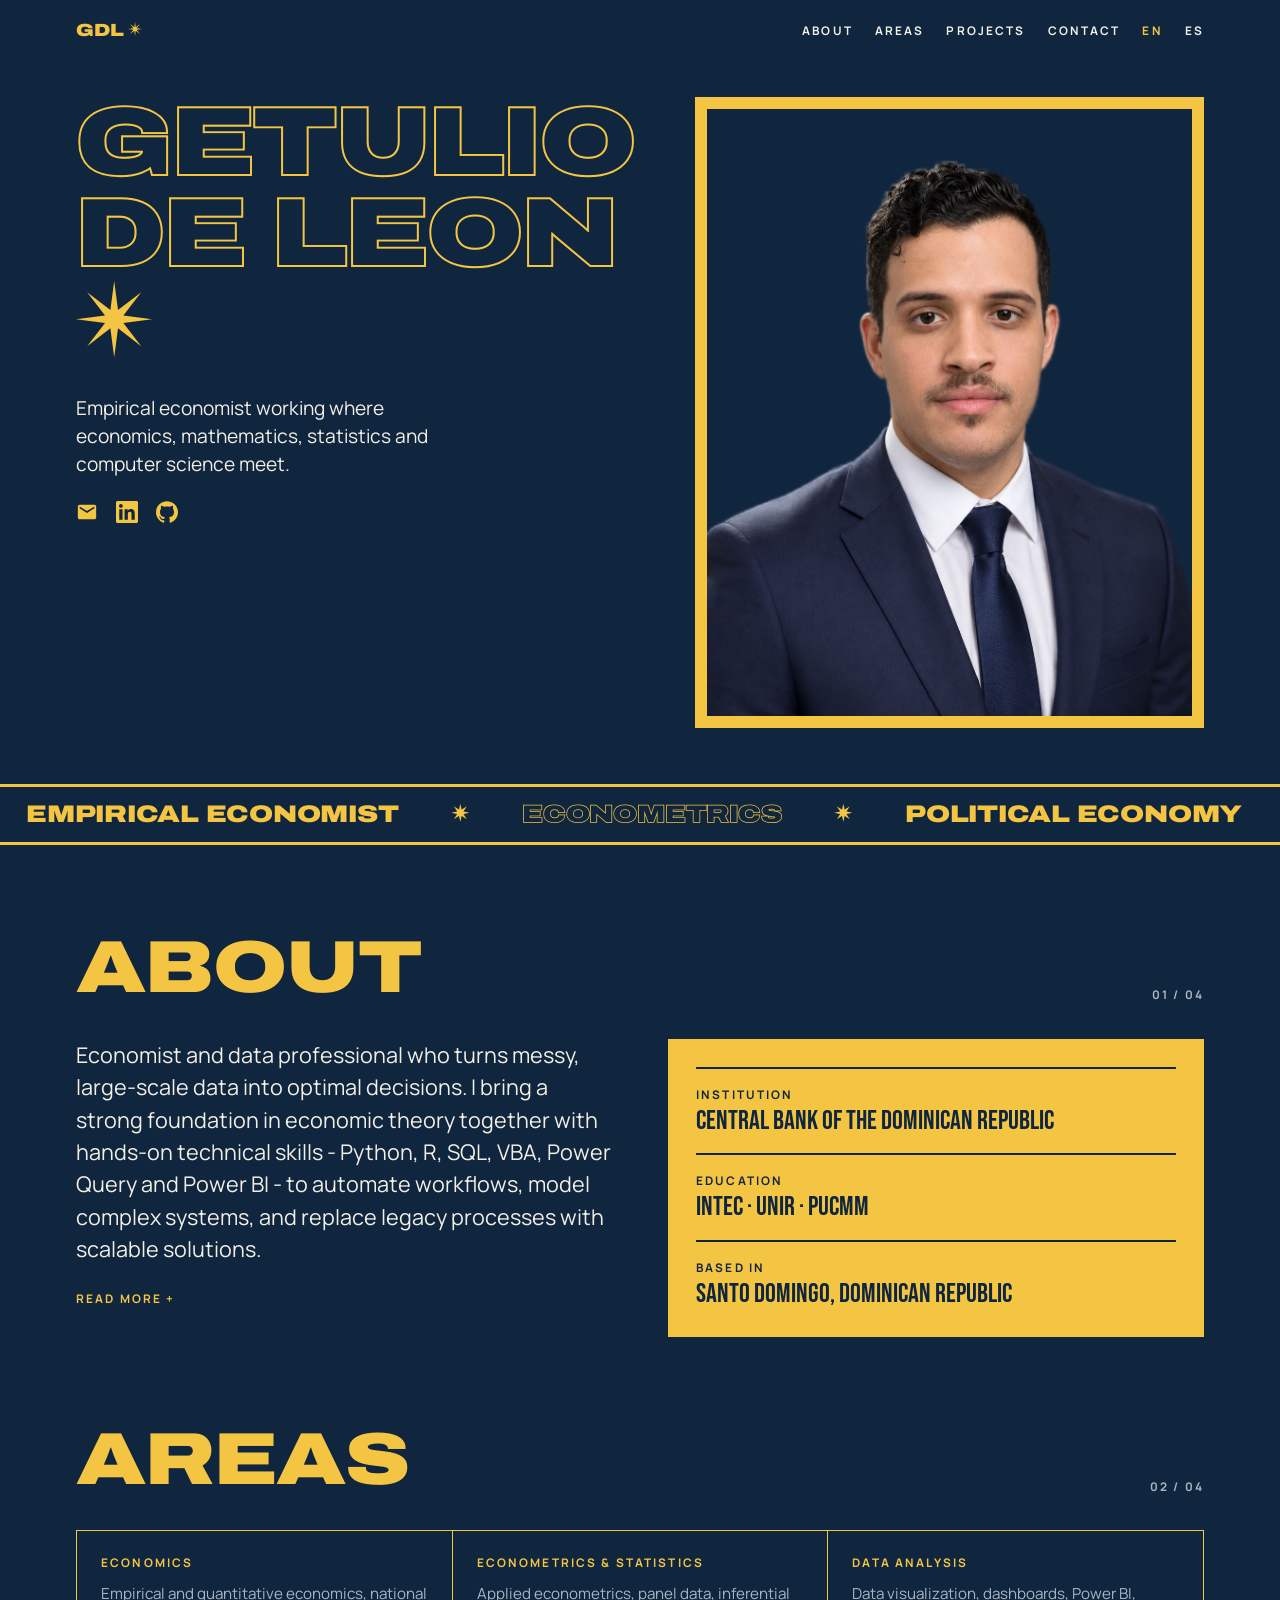
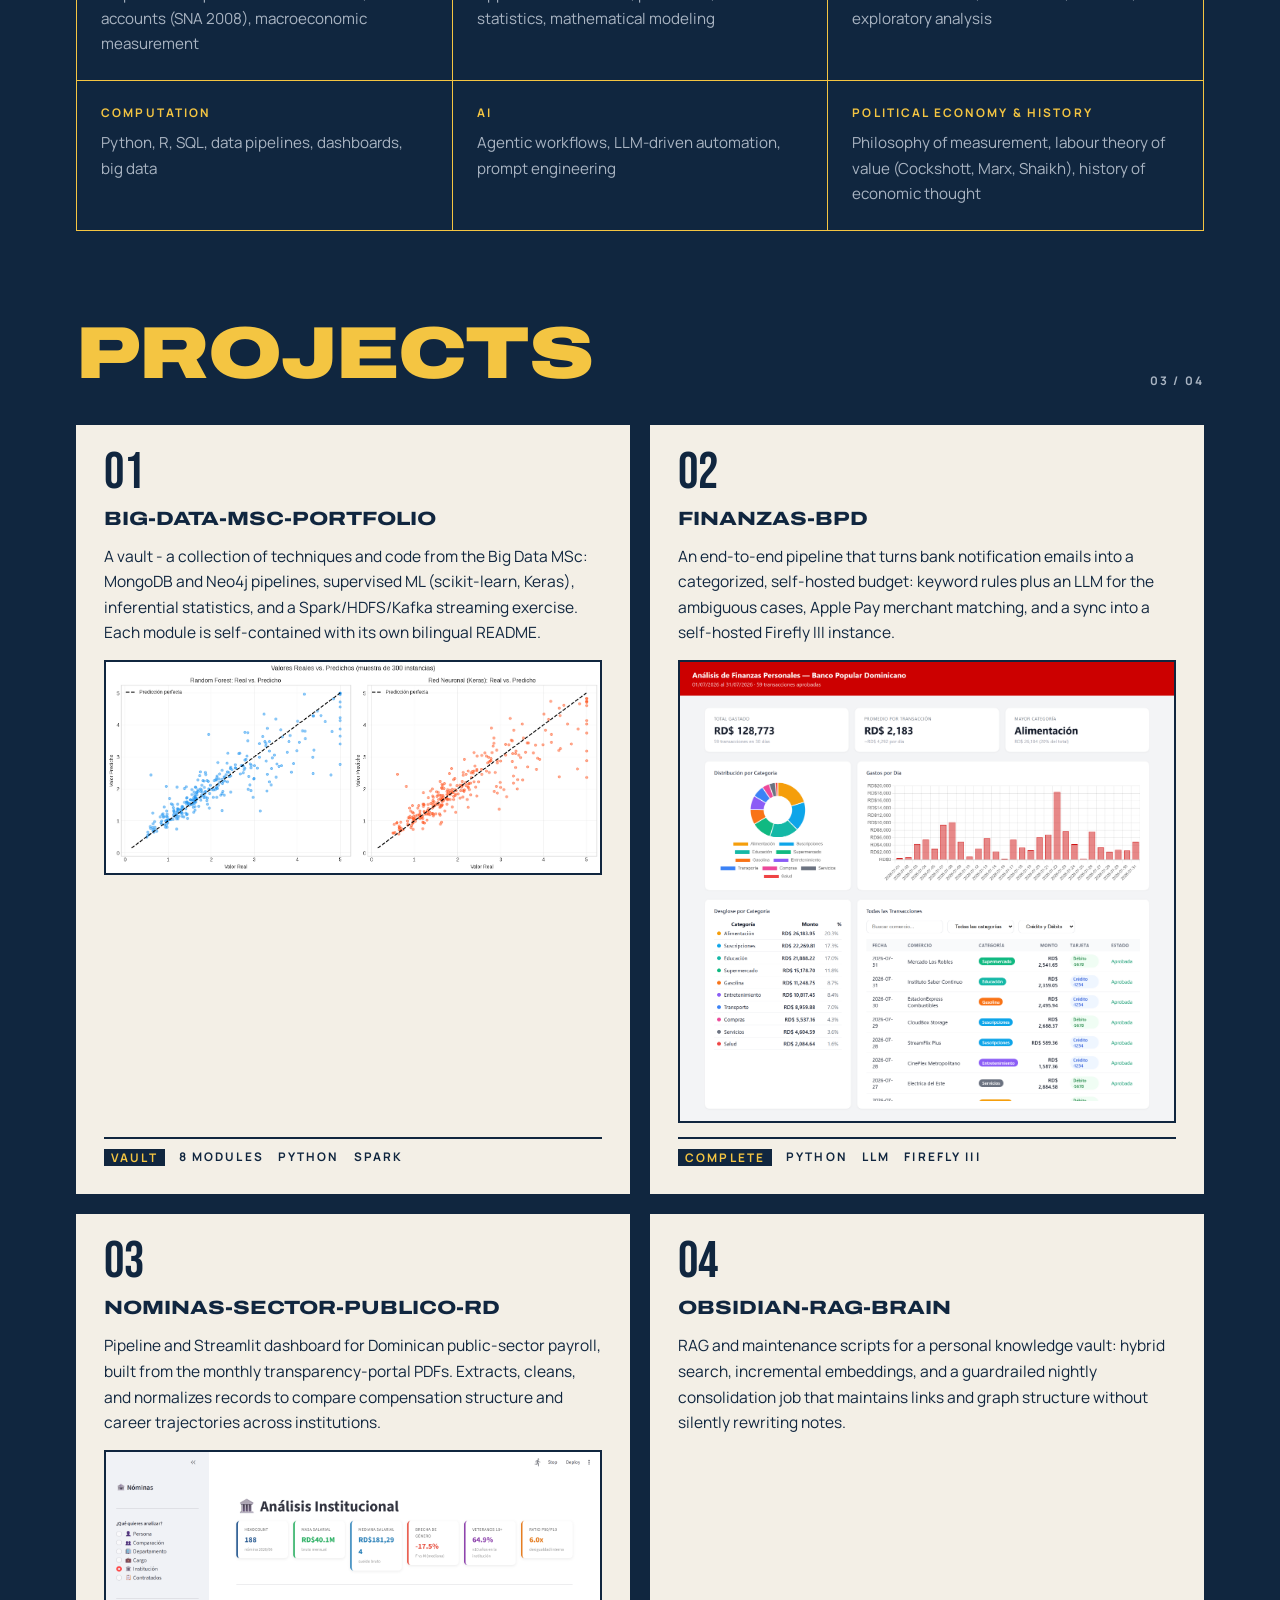
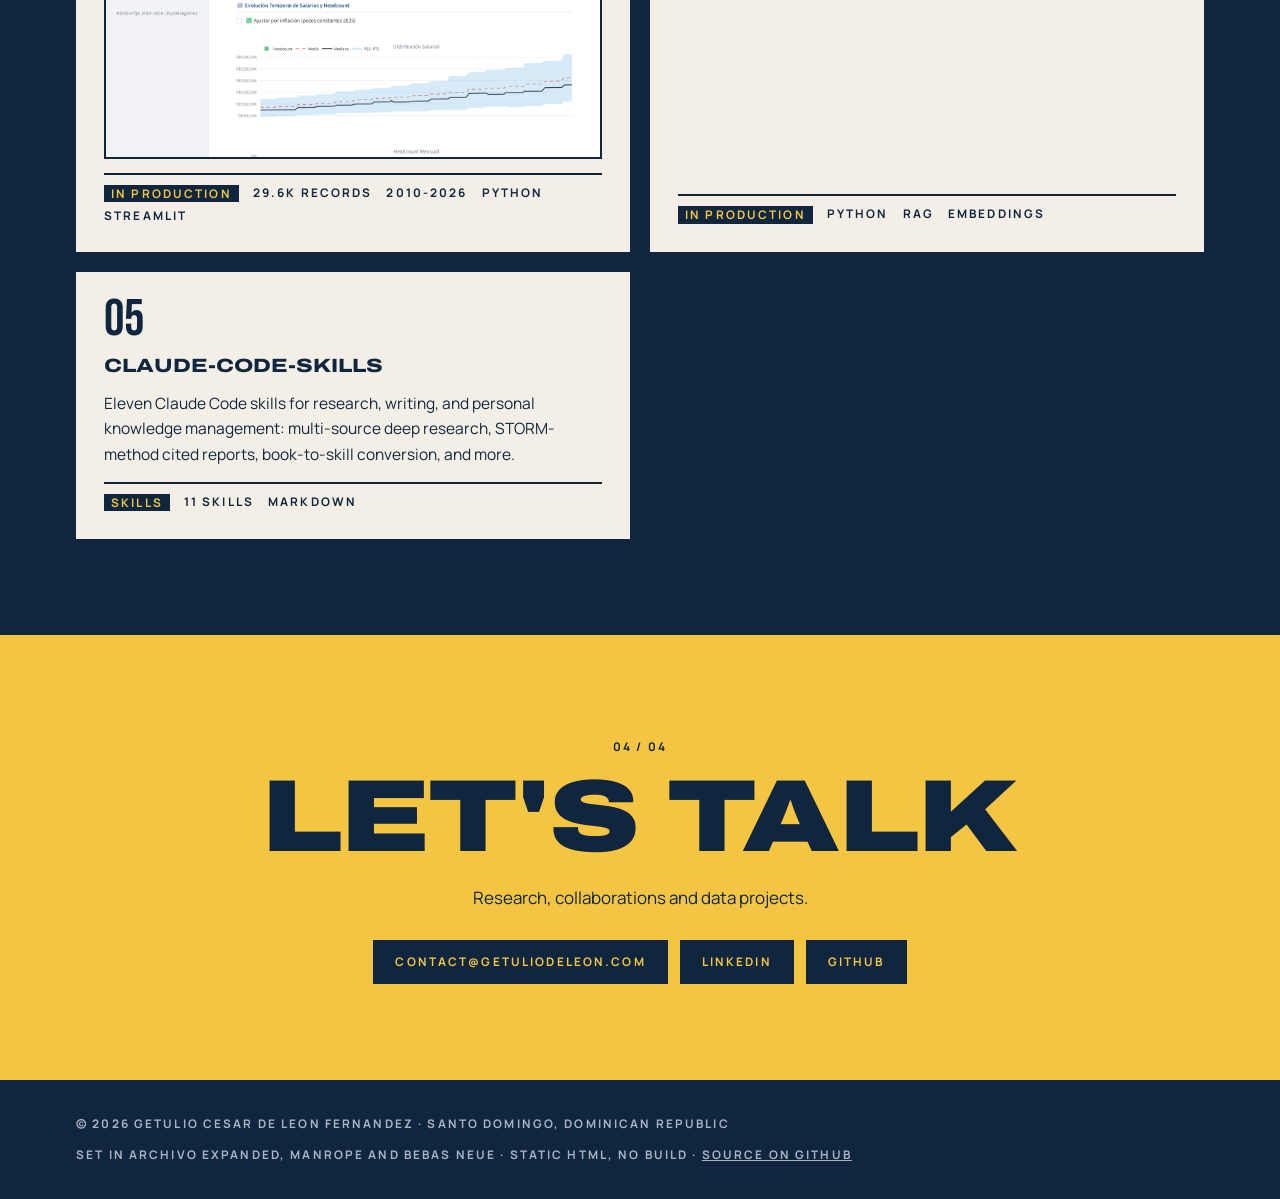
<file: index.html>
<!doctype html>
<html lang="en">
<head>
<meta charset="UTF-8">
<meta name="viewport" content="width=device-width, initial-scale=1">
<title>Getulio Cesar De Leon Fernandez - Empirical Economist</title>
<meta name="description" content="Empirical economist working where economics, mathematics, statistics and computer science meet. National Accounts, Central Bank of the Dominican Republic. Python, R, SQL, econometrics, agentic AI.">
<link rel="canonical" href="https://getuliodeleon.com/">
<link rel="alternate" hreflang="en" href="https://getuliodeleon.com/">
<link rel="alternate" hreflang="es" href="https://getuliodeleon.com/es/">
<link rel="alternate" hreflang="x-default" href="https://getuliodeleon.com/">
<link rel="preload" href="/fonts/archivo-latin.woff2" as="font" type="font/woff2" crossorigin>
<link rel="stylesheet" href="/style.css">

<meta property="og:type" content="profile">
<meta property="og:title" content="Getulio Cesar De Leon Fernandez - Empirical Economist">
<meta property="og:description" content="Empirical economist working where economics, mathematics, statistics and computer science meet. National Accounts, Central Bank of the Dominican Republic.">
<meta property="og:url" content="https://getuliodeleon.com/">
<meta property="og:image" content="https://getuliodeleon.com/img/getulio.jpg">

<script type="application/ld+json">
{
  "@context": "https://schema.org",
  "@type": "Person",
  "name": "Getulio Cesar De Leon Fernandez",
  "jobTitle": "Economist",
  "description": "Empirical economist working where economics, mathematics, statistics and computer science meet.",
  "disambiguatingDescription": "Not to be confused with his father, Getulio de la Altagracia De Leon, or his grandfather, Getulio Cesar De Leon Lora.",
  "worksFor": {
    "@type": "Organization",
    "name": "Banco Central de la Republica Dominicana"
  },
  "alumniOf": [
    {"@type": "CollegeOrUniversity", "name": "Instituto Tecnologico de Santo Domingo"},
    {"@type": "CollegeOrUniversity", "name": "Universidad Internacional de La Rioja"},
    {"@type": "CollegeOrUniversity", "name": "Pontificia Universidad Catolica Madre y Maestra"}
  ],
  "knowsAbout": ["National Accounts", "Econometrics", "Applied Statistics", "Data Analysis", "Political Economy", "Python", "R", "SQL", "Big Data", "Agentic AI", "Data Automation"],
  "address": {
    "@type": "PostalAddress",
    "addressLocality": "Santo Domingo",
    "addressCountry": "DO"
  },
  "email": "mailto:contact@getuliodeleon.com",
  "url": "https://getuliodeleon.com",
  "sameAs": [
    "https://www.linkedin.com/in/getuliodeleon/",
    "https://github.com/deleongetulio",
    "https://orcid.org/0009-0006-7474-2658",
    "https://huggingface.co/deleongetulio"
  ]
}
</script>
</head>
<body>
<div class="wrap">
  <nav class="top lbl">
    <a class="disp logo" href="#top">GDL <svg class="star" viewBox="0 0 100 100" aria-hidden="true"><polygon points="50,0 55,38 85.4,14.6 62,45 100,50 62,55 85.4,85.4 55,62 50,100 45,62 14.6,85.4 38,55 0,50 38,45 14.6,14.6 45,38"/></svg></a>
    <ul><li><a href="#about">About</a></li><li><a href="#areas">Areas</a></li><li><a href="#projects">Projects</a></li><li><a href="#contact">Contact</a></li><li><a href="/" class="active">EN</a></li><li><a href="/es/">ES</a></li></ul>
  </nav>

  <header class="hero" id="top">
    <div>
      <h1 class="disp">Getulio<br><span>De Leon</span> <svg class="star" viewBox="0 0 100 100" aria-hidden="true"><polygon points="50,0 55,38 85.4,14.6 62,45 100,50 62,55 85.4,85.4 55,62 50,100 45,62 14.6,85.4 38,55 0,50 38,45 14.6,14.6 45,38"/></svg></h1>
      <p class="headline">Empirical economist working where economics, mathematics, statistics and computer science meet.</p>
      <nav class="icons"><a href="mailto:contact@getuliodeleon.com" aria-label="Email" title="Email"><svg viewBox="0 0 24 24" aria-hidden="true" focusable="false"><path d="M20 4H4c-1.1 0-1.99.9-1.99 2L2 18c0 1.1.9 2 2 2h16c1.1 0 2-.9 2-2V6c0-1.1-.9-2-2-2zm0 4l-8 5-8-5V6l8 5 8-5v2z"/></svg></a><a href="https://www.linkedin.com/in/getuliodeleon/" aria-label="LinkedIn" title="LinkedIn"><svg viewBox="0 0 24 24" aria-hidden="true" focusable="false"><path d="M20.447 20.452h-3.554v-5.569c0-1.328-.027-3.037-1.852-3.037-1.853 0-2.136 1.445-2.136 2.939v5.667H9.351V9h3.414v1.561h.046c.477-.9 1.637-1.85 3.37-1.85 3.601 0 4.267 2.37 4.267 5.455v6.286zM5.337 7.433a2.062 2.062 0 1 1 0-4.125 2.062 2.062 0 0 1 0 4.125zm1.782 13.019H3.555V9h3.564v11.452zM22.225 0H1.771C.792 0 0 .774 0 1.729v20.542C0 23.227.792 24 1.771 24h20.451C23.2 24 24 23.227 24 22.271V1.729C24 .774 23.2 0 22.222 0h.003z"/></svg></a><a href="https://github.com/deleongetulio" aria-label="GitHub" title="GitHub"><svg viewBox="0 0 24 24" aria-hidden="true" focusable="false"><path d="M12 .297c-6.63 0-12 5.373-12 12 0 5.303 3.438 9.8 8.205 11.385.6.113.82-.258.82-.577 0-.285-.01-1.04-.015-2.04-3.338.724-4.042-1.61-4.042-1.61C4.422 18.07 3.633 17.7 3.633 17.7c-1.087-.744.084-.729.084-.729 1.205.084 1.838 1.236 1.838 1.236 1.07 1.835 2.809 1.305 3.495.998.108-.776.417-1.305.76-1.605-2.665-.3-5.466-1.332-5.466-5.93 0-1.31.465-2.38 1.235-3.22-.135-.303-.54-1.523.105-3.176 0 0 1.005-.322 3.3 1.23.96-.267 1.98-.399 3-.405 1.02.006 2.04.138 3 .405 2.28-1.552 3.285-1.23 3.285-1.23.645 1.653.24 2.873.12 3.176.765.84 1.23 1.91 1.23 3.22 0 4.61-2.805 5.625-5.475 5.92.42.36.81 1.096.81 2.22 0 1.606-.015 2.896-.015 3.286 0 .315.21.69.825.57C20.565 22.092 24 17.592 24 12.297c0-6.627-5.373-12-12-12"/></svg></a></nav>
    </div>
    <div class="photo"><img src="/img/getulio.jpg" alt="Portrait of Getulio Cesar De Leon Fernandez"></div>
  </header>
</div>

<div class="marquee disp" aria-hidden="true"><div><span>Empirical economist</span><span aria-hidden="true">✴</span><span class="o">Econometrics</span><span aria-hidden="true">✴</span><span>Political economy</span><span aria-hidden="true">✴</span><span class="o">National accounts</span><span aria-hidden="true">✴</span><span>Agentic AI</span><span aria-hidden="true">✴</span><span>Empirical economist</span><span aria-hidden="true">✴</span><span class="o">Econometrics</span><span aria-hidden="true">✴</span><span>Political economy</span><span aria-hidden="true">✴</span><span class="o">National accounts</span><span aria-hidden="true">✴</span><span>Agentic AI</span><span aria-hidden="true">✴</span></div></div>

<div class="wrap">
  <section id="about">
    <div class="head"><h2 class="disp">About</h2><span class="lbl">01 / 04</span></div>
    <div class="about">
      <div>
        <p class="lead">Economist and data professional who turns messy, large-scale data into optimal decisions. I bring a strong foundation in economic theory together with hands-on technical skills - Python, R, SQL, VBA, Power Query and Power BI - to automate workflows, model complex systems, and replace legacy processes with scalable solutions.</p>
        <details>
          <summary class="lbl">Read more</summary>
      <p>My background is in national accounts and macroeconomic analysis (GDP under the SNA 2008 framework), but my real interest is broader: building data pipelines, dashboards, and analytical tools that make information actually usable. I care about the full path from raw data to insight - automation, reproducibility, and clarity.</p>
      <p>Outside of work, my personal projects explore agentic AI and LLM-driven automation - prompt engineering and agentic workflows to automate research and analysis end to end. It is where I experiment with the newest tools before they become standard.</p>
      <p>What keeps me curious is the intersection of economics, computation, and philosophy: not just how to process data, but what it measures, what it hides, and how economic systems actually work. I am as drawn to the questions behind the numbers as to the tools that answer them, and I see that mix of theory and engineering as my real edge.</p>
      <p>Currently pursuing a Master's in Big Data Analysis and Visualization (UNIR) and a Master's in Mathematics (PUCMM).</p>
        </details>
      </div>
      <div class="info"><div><span class="lbl">Institution</span><b>Central Bank of the Dominican Republic</b></div><div><span class="lbl">Education</span><b>INTEC · UNIR · PUCMM</b></div><div><span class="lbl">Based in</span><b>Santo Domingo, Dominican Republic</b></div></div>
    </div>
  </section>

  <section id="areas">
    <div class="head"><h2 class="disp">Areas</h2><span class="lbl">02 / 04</span></div>
    <div class="areas">
    <div class="area"><span class="lbl">Economics</span><p>Empirical and quantitative economics, national accounts (SNA 2008), macroeconomic measurement</p></div>
    <div class="area"><span class="lbl">Econometrics &amp; Statistics</span><p>Applied econometrics, panel data, inferential statistics, mathematical modeling</p></div>
    <div class="area"><span class="lbl">Data Analysis</span><p>Data visualization, dashboards, Power BI, exploratory analysis</p></div>
    <div class="area"><span class="lbl">Computation</span><p>Python, R, SQL, data pipelines, dashboards, big data</p></div>
    <div class="area"><span class="lbl">AI</span><p>Agentic workflows, LLM-driven automation, prompt engineering</p></div>
    <div class="area"><span class="lbl">Political Economy &amp; History</span><p>Philosophy of measurement, labour theory of value (Cockshott, Marx, Shaikh), history of economic thought</p></div>
    </div>
  </section>

  <section id="projects">
    <div class="head"><h2 class="disp">Projects</h2><span class="lbl">03 / 04</span></div>
    <div class="cards">
    <article class="card">
      <span class="num">01</span>
      <h3><a href="https://github.com/deleongetulio/big-data-msc-portfolio">big-data-msc-portfolio</a></h3>
      <p>A vault - a collection of techniques and code from the Big Data MSc: MongoDB and Neo4j pipelines, supervised ML (scikit-learn, Keras), inferential statistics, and a Spark/HDFS/Kafka streaming exercise. Each module is self-contained with its own bilingual README.</p>
      <img src="/img/proyecto-portafolio-msc.png" alt="Actual vs predicted scatter plot from a regression model comparison" loading="lazy">
      <div class="meta lbl"><span class="status">Vault</span><span>8 modules</span><span>Python</span><span>Spark</span></div>
    </article>
    <article class="card">
      <span class="num">02</span>
      <h3><a href="https://github.com/deleongetulio/finanzas-bpd">finanzas-bpd</a></h3>
      <p>An end-to-end pipeline that turns bank notification emails into a categorized, self-hosted budget: keyword rules plus an LLM for the ambiguous cases, Apple Pay merchant matching, and a sync into a self-hosted Firefly III instance.</p>
      <img src="/img/proyecto-finanzas-bpd.png" alt="Personal finance dashboard with category breakdown and daily spend chart" loading="lazy">
      <div class="meta lbl"><span class="status">Complete</span><span>Python</span><span>LLM</span><span>Firefly III</span></div>
    </article>
    <article class="card">
      <span class="num">03</span>
      <h3><a href="https://github.com/deleongetulio/nominas-sector-publico-rd">nominas-sector-publico-rd</a></h3>
      <p>Pipeline and Streamlit dashboard for Dominican public-sector payroll, built from the monthly transparency-portal PDFs. Extracts, cleans, and normalizes records to compare compensation structure and career trajectories across institutions.</p>
      <img src="/img/proyecto-nominas.png" alt="Institutional payroll dashboard with headcount, salary distribution, and gender gap KPIs" loading="lazy">
      <div class="meta lbl"><span class="status">In production</span><span>29.6K records</span><span>2010-2026</span><span>Python</span><span>Streamlit</span></div>
    </article>
    <article class="card">
      <span class="num">04</span>
      <h3><a href="https://github.com/deleongetulio/obsidian-rag-brain">obsidian-rag-brain</a></h3>
      <p>RAG and maintenance scripts for a personal knowledge vault: hybrid search, incremental embeddings, and a guardrailed nightly consolidation job that maintains links and graph structure without silently rewriting notes.</p>
      <div class="meta lbl"><span class="status">In production</span><span>Python</span><span>RAG</span><span>Embeddings</span></div>
    </article>
    <article class="card">
      <span class="num">05</span>
      <h3><a href="https://github.com/deleongetulio/claude-code-skills">claude-code-skills</a></h3>
      <p>Eleven Claude Code skills for research, writing, and personal knowledge management: multi-source deep research, STORM-method cited reports, book-to-skill conversion, and more.</p>
      <div class="meta lbl"><span class="status">Skills</span><span>11 skills</span><span>Markdown</span></div>
    </article>
    </div>
  </section>
</div>

<div class="band" id="contact">
  <span class="lbl">04 / 04</span>
  <h2 class="disp">Let's talk</h2>
  <p>Research, collaborations and data projects.</p>
  <ul class="lbl">
    <li><a href="mailto:contact@getuliodeleon.com">contact@getuliodeleon.com</a></li>
    <li><a href="https://www.linkedin.com/in/getuliodeleon/">LinkedIn</a></li>
    <li><a href="https://github.com/deleongetulio">GitHub</a></li>
  </ul>
</div>

<div class="wrap">
  <footer class="lbl">
    <span>&copy; 2026 Getulio Cesar De Leon Fernandez · Santo Domingo, Dominican Republic</span>
    <span>Set in Archivo Expanded, Manrope and Bebas Neue · static HTML, no build · <a href="https://github.com/deleongetulio/deleongetulio.github.io">source on GitHub</a></span>
  </footer>
</div>
</body>
</html>
</file>
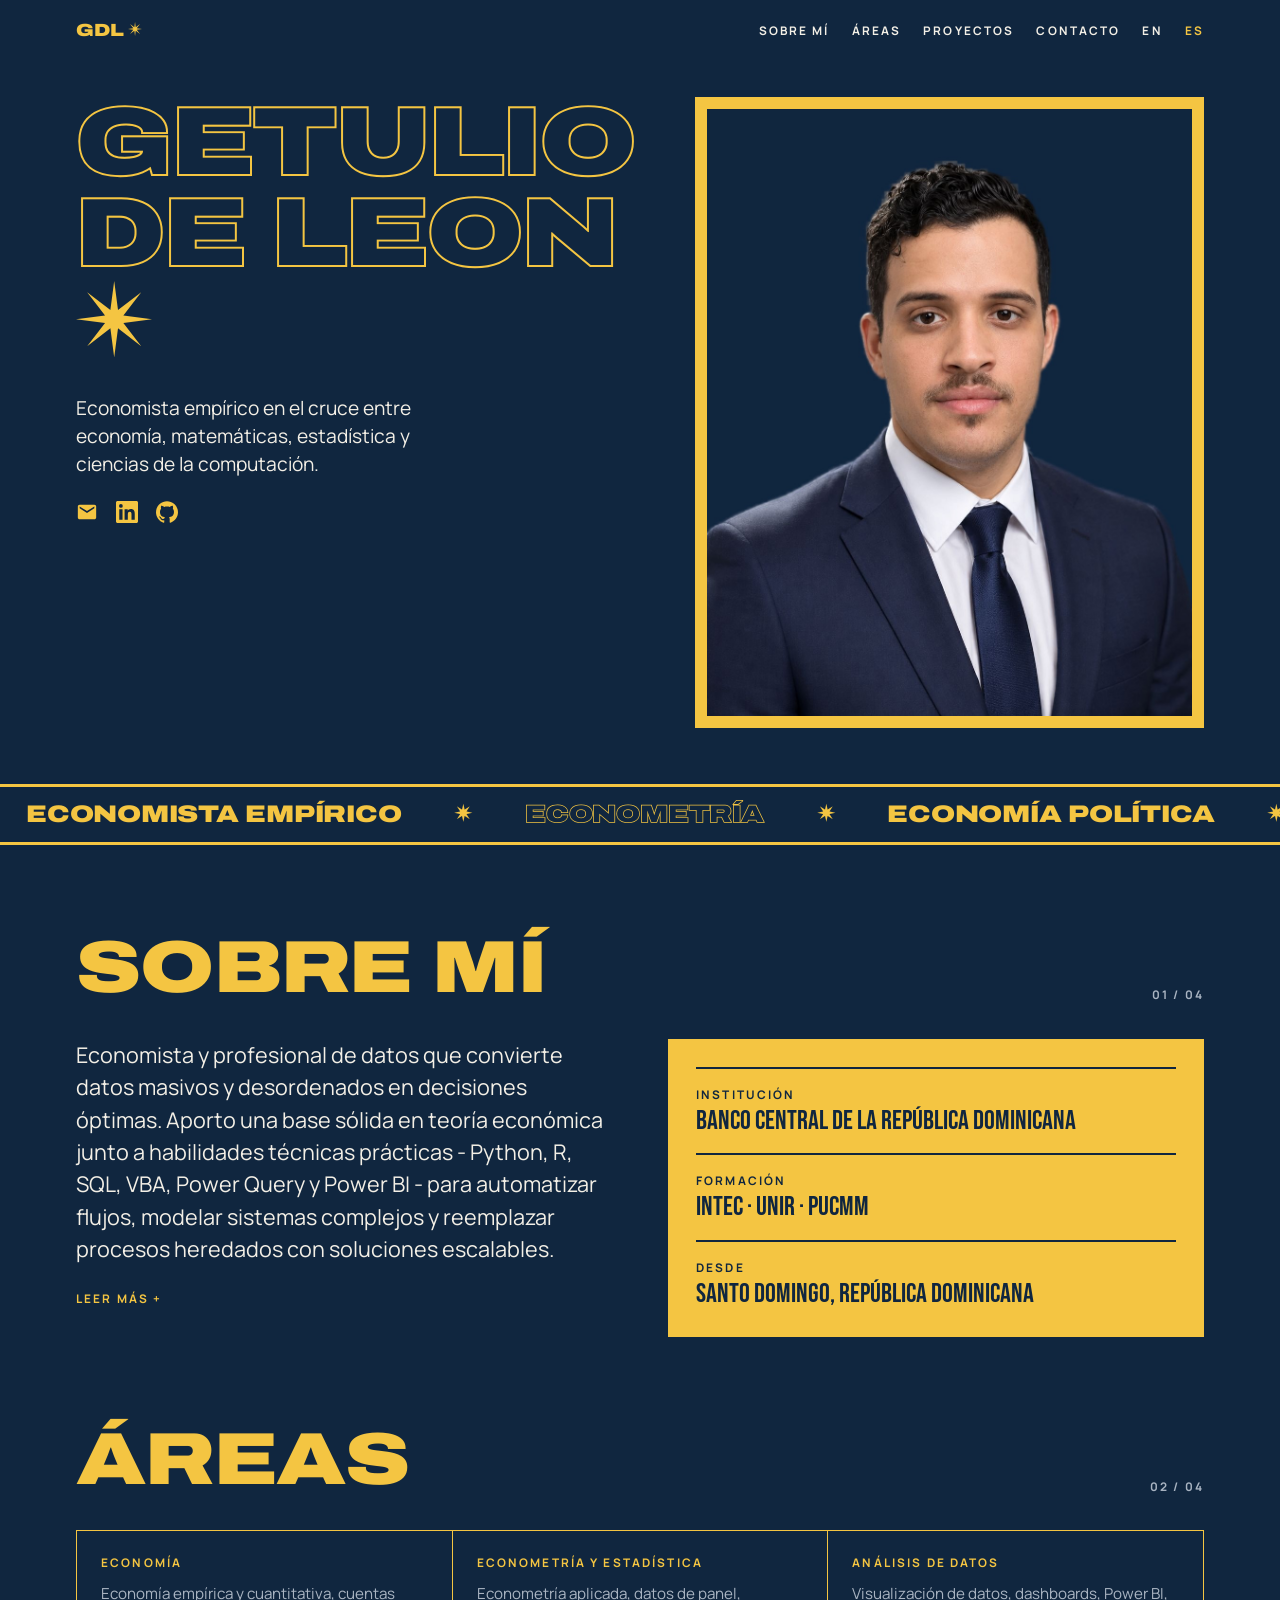
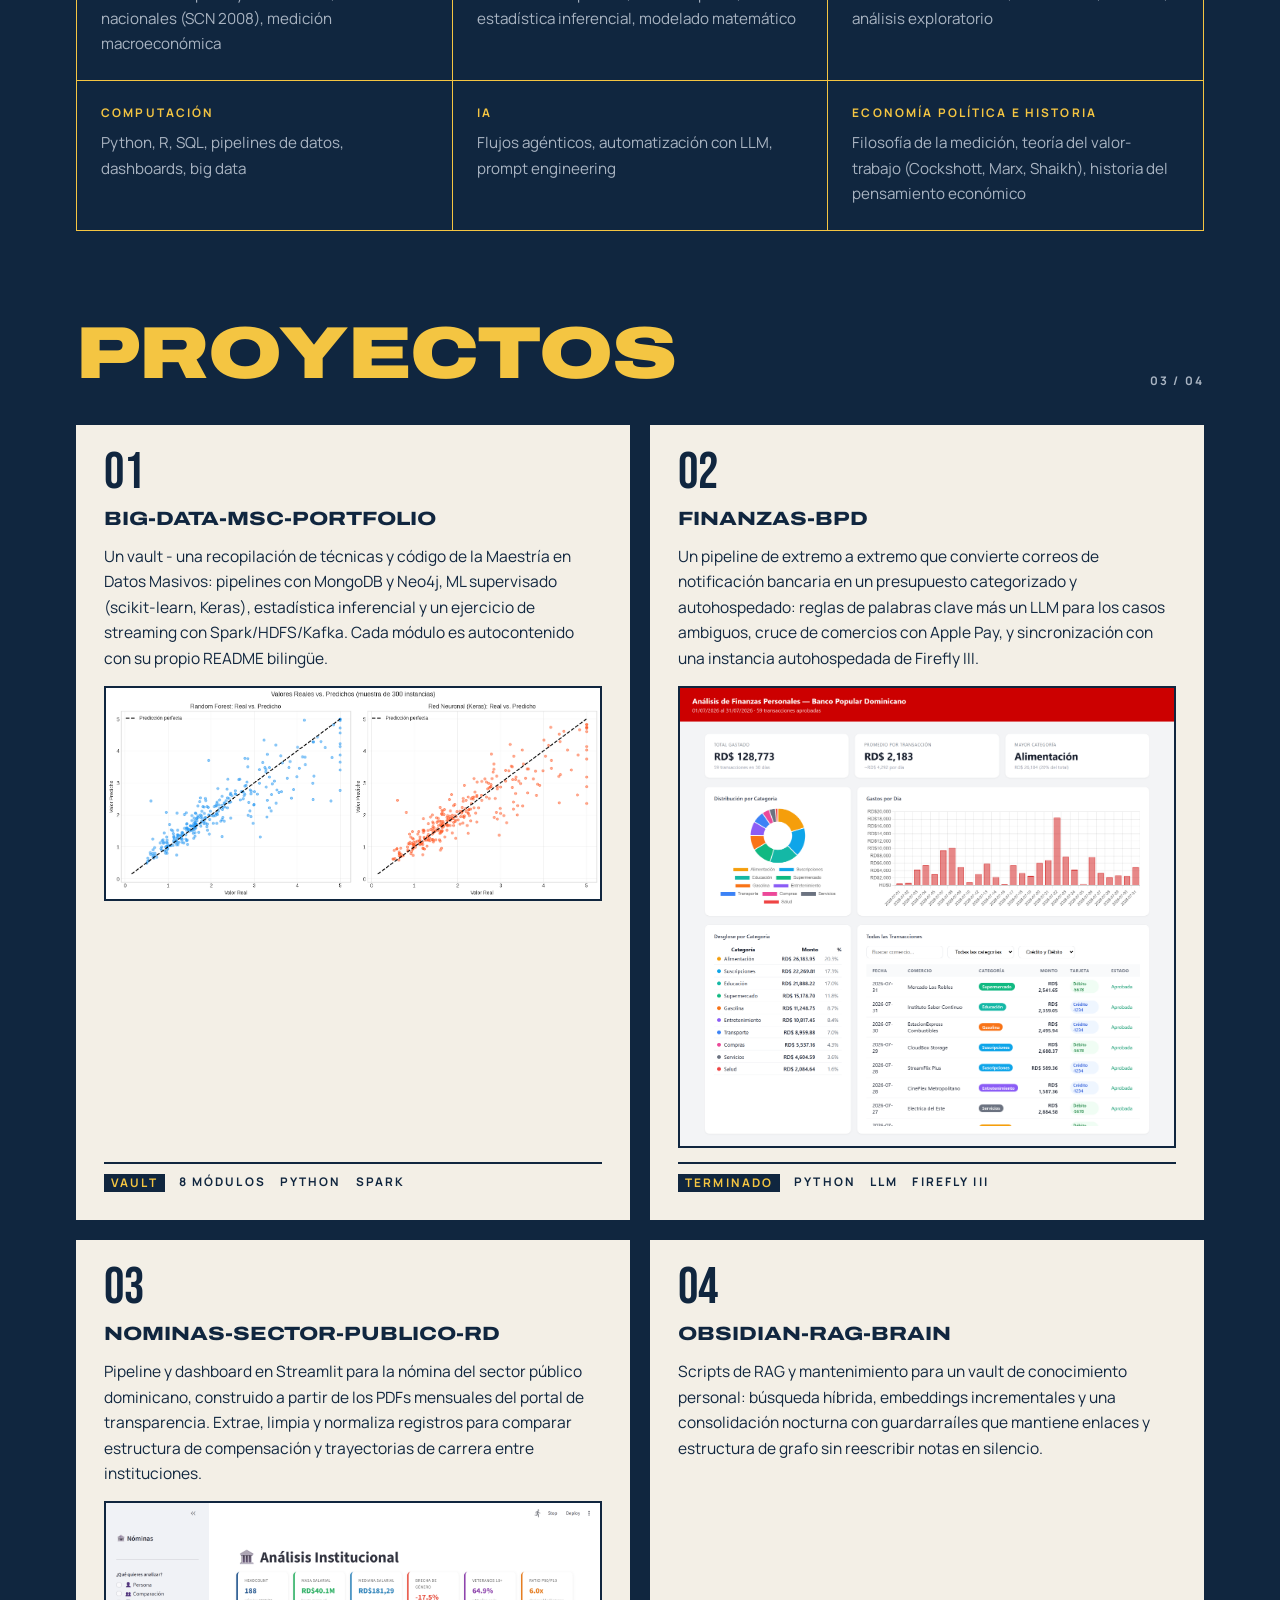
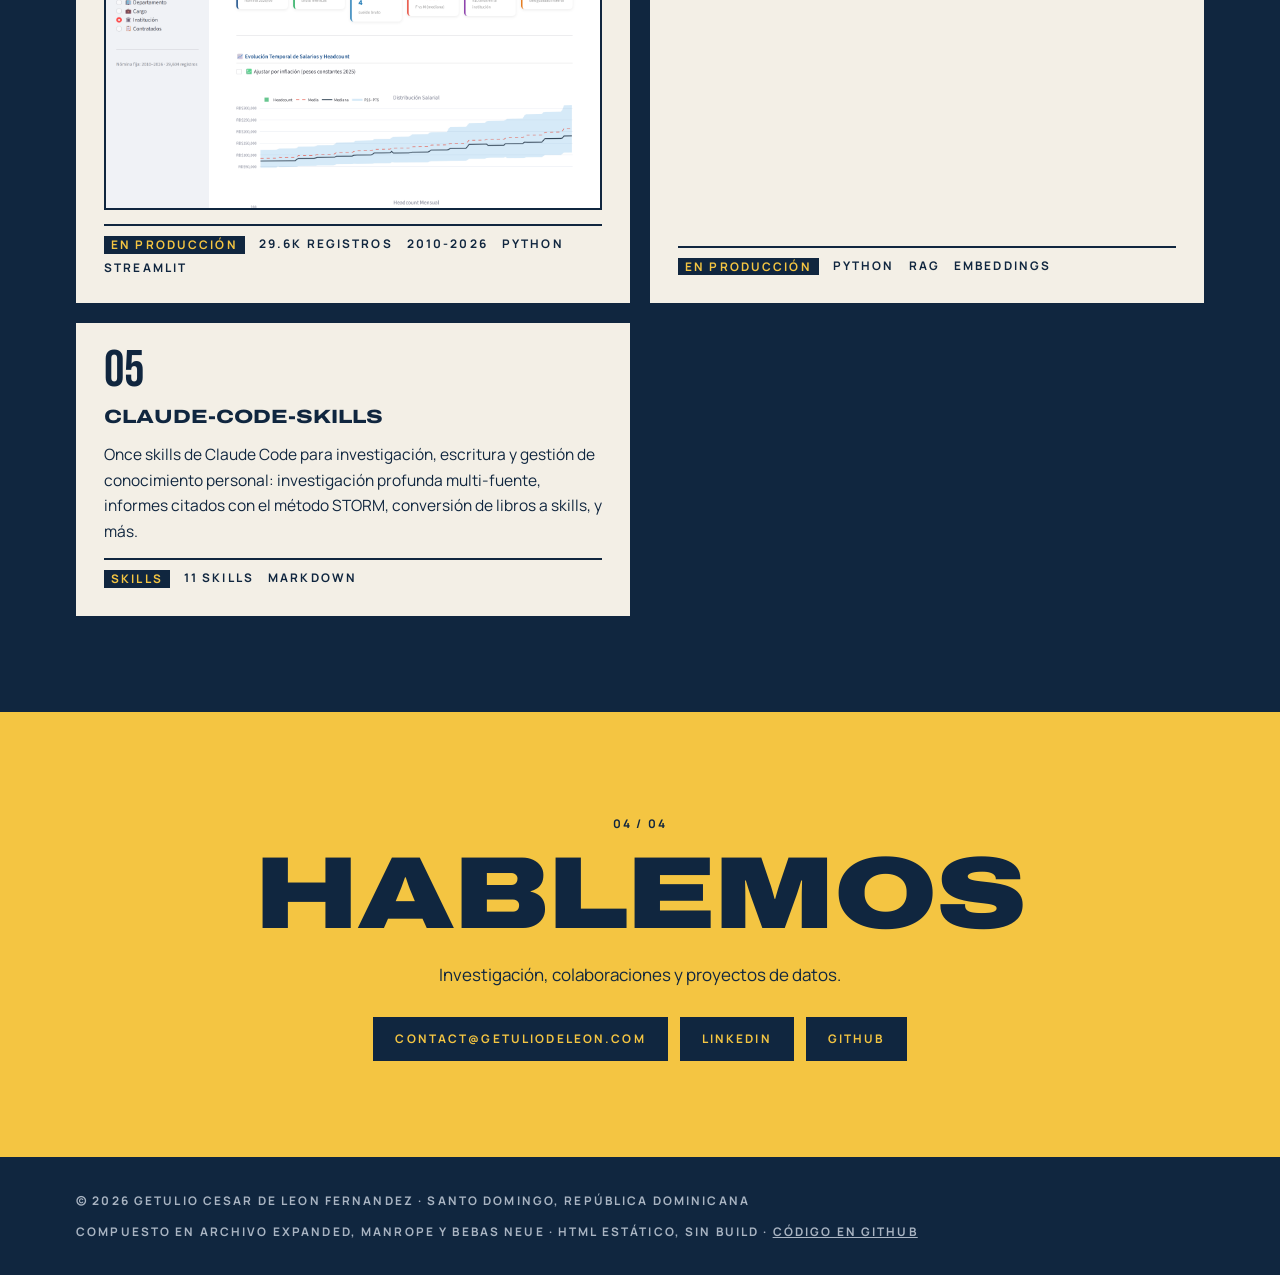
<file: es/index.html>
<!doctype html>
<html lang="es">
<head>
<meta charset="UTF-8">
<meta name="viewport" content="width=device-width, initial-scale=1">
<title>Getulio Cesar De Leon Fernandez - Economista Empirico</title>
<meta name="description" content="Economista empirico en el cruce entre economia, matematicas, estadistica y ciencias de la computacion. Cuentas Nacionales, Banco Central de la Republica Dominicana. Python, R, SQL, econometria, IA agentica.">
<link rel="canonical" href="https://getuliodeleon.com/es/">
<link rel="alternate" hreflang="en" href="https://getuliodeleon.com/">
<link rel="alternate" hreflang="es" href="https://getuliodeleon.com/es/">
<link rel="alternate" hreflang="x-default" href="https://getuliodeleon.com/">
<link rel="preload" href="/fonts/archivo-latin.woff2" as="font" type="font/woff2" crossorigin>
<link rel="stylesheet" href="/style.css">

<meta property="og:type" content="profile">
<meta property="og:title" content="Getulio Cesar De Leon Fernandez - Economista Empirico">
<meta property="og:description" content="Economista empirico en el cruce entre economia, matematicas, estadistica y ciencias de la computacion. Cuentas Nacionales, Banco Central de la Republica Dominicana.">
<meta property="og:url" content="https://getuliodeleon.com/es/">
<meta property="og:image" content="https://getuliodeleon.com/img/getulio.jpg">

<script type="application/ld+json">
{
  "@context": "https://schema.org",
  "@type": "Person",
  "name": "Getulio Cesar De Leon Fernandez",
  "jobTitle": "Economista",
  "description": "Economista empirico en el cruce entre economia, matematicas, estadistica y ciencias de la computacion.",
  "disambiguatingDescription": "No confundir con su padre, Getulio de la Altagracia De Leon, ni con su abuelo, Getulio Cesar De Leon Lora.",
  "worksFor": {
    "@type": "Organization",
    "name": "Banco Central de la Republica Dominicana"
  },
  "alumniOf": [
    {"@type": "CollegeOrUniversity", "name": "Instituto Tecnologico de Santo Domingo"},
    {"@type": "CollegeOrUniversity", "name": "Universidad Internacional de La Rioja"},
    {"@type": "CollegeOrUniversity", "name": "Pontificia Universidad Catolica Madre y Maestra"}
  ],
  "knowsAbout": ["Cuentas Nacionales", "Econometria", "Estadistica Aplicada", "Analisis de Datos", "Economia Politica", "Python", "R", "SQL", "Big Data", "IA Agentica", "Automatizacion de datos"],
  "address": {
    "@type": "PostalAddress",
    "addressLocality": "Santo Domingo",
    "addressCountry": "DO"
  },
  "email": "mailto:contact@getuliodeleon.com",
  "url": "https://getuliodeleon.com",
  "sameAs": [
    "https://www.linkedin.com/in/getuliodeleon/",
    "https://github.com/deleongetulio",
    "https://orcid.org/0009-0006-7474-2658",
    "https://huggingface.co/deleongetulio"
  ]
}
</script>
</head>
<body>
<div class="wrap">
  <nav class="top lbl">
    <a class="disp logo" href="#top">GDL <svg class="star" viewBox="0 0 100 100" aria-hidden="true"><polygon points="50,0 55,38 85.4,14.6 62,45 100,50 62,55 85.4,85.4 55,62 50,100 45,62 14.6,85.4 38,55 0,50 38,45 14.6,14.6 45,38"/></svg></a>
    <ul><li><a href="#about">Sobre mí</a></li><li><a href="#areas">Áreas</a></li><li><a href="#projects">Proyectos</a></li><li><a href="#contact">Contacto</a></li><li><a href="/">EN</a></li><li><a href="/es/" class="active">ES</a></li></ul>
  </nav>

  <header class="hero" id="top">
    <div>
      <h1 class="disp">Getulio<br><span>De Leon</span> <svg class="star" viewBox="0 0 100 100" aria-hidden="true"><polygon points="50,0 55,38 85.4,14.6 62,45 100,50 62,55 85.4,85.4 55,62 50,100 45,62 14.6,85.4 38,55 0,50 38,45 14.6,14.6 45,38"/></svg></h1>
      <p class="headline">Economista empírico en el cruce entre economía, matemáticas, estadística y ciencias de la computación.</p>
      <nav class="icons"><a href="mailto:contact@getuliodeleon.com" aria-label="Correo" title="Correo"><svg viewBox="0 0 24 24" aria-hidden="true" focusable="false"><path d="M20 4H4c-1.1 0-1.99.9-1.99 2L2 18c0 1.1.9 2 2 2h16c1.1 0 2-.9 2-2V6c0-1.1-.9-2-2-2zm0 4l-8 5-8-5V6l8 5 8-5v2z"/></svg></a><a href="https://www.linkedin.com/in/getuliodeleon/" aria-label="LinkedIn" title="LinkedIn"><svg viewBox="0 0 24 24" aria-hidden="true" focusable="false"><path d="M20.447 20.452h-3.554v-5.569c0-1.328-.027-3.037-1.852-3.037-1.853 0-2.136 1.445-2.136 2.939v5.667H9.351V9h3.414v1.561h.046c.477-.9 1.637-1.85 3.37-1.85 3.601 0 4.267 2.37 4.267 5.455v6.286zM5.337 7.433a2.062 2.062 0 1 1 0-4.125 2.062 2.062 0 0 1 0 4.125zm1.782 13.019H3.555V9h3.564v11.452zM22.225 0H1.771C.792 0 0 .774 0 1.729v20.542C0 23.227.792 24 1.771 24h20.451C23.2 24 24 23.227 24 22.271V1.729C24 .774 23.2 0 22.222 0h.003z"/></svg></a><a href="https://github.com/deleongetulio" aria-label="GitHub" title="GitHub"><svg viewBox="0 0 24 24" aria-hidden="true" focusable="false"><path d="M12 .297c-6.63 0-12 5.373-12 12 0 5.303 3.438 9.8 8.205 11.385.6.113.82-.258.82-.577 0-.285-.01-1.04-.015-2.04-3.338.724-4.042-1.61-4.042-1.61C4.422 18.07 3.633 17.7 3.633 17.7c-1.087-.744.084-.729.084-.729 1.205.084 1.838 1.236 1.838 1.236 1.07 1.835 2.809 1.305 3.495.998.108-.776.417-1.305.76-1.605-2.665-.3-5.466-1.332-5.466-5.93 0-1.31.465-2.38 1.235-3.22-.135-.303-.54-1.523.105-3.176 0 0 1.005-.322 3.3 1.23.96-.267 1.98-.399 3-.405 1.02.006 2.04.138 3 .405 2.28-1.552 3.285-1.23 3.285-1.23.645 1.653.24 2.873.12 3.176.765.84 1.23 1.91 1.23 3.22 0 4.61-2.805 5.625-5.475 5.92.42.36.81 1.096.81 2.22 0 1.606-.015 2.896-.015 3.286 0 .315.21.69.825.57C20.565 22.092 24 17.592 24 12.297c0-6.627-5.373-12-12-12"/></svg></a></nav>
    </div>
    <div class="photo"><img src="/img/getulio.jpg" alt="Retrato de Getulio Cesar De Leon Fernandez"></div>
  </header>
</div>

<div class="marquee disp" aria-hidden="true"><div><span>Economista empírico</span><span aria-hidden="true">✴</span><span class="o">Econometría</span><span aria-hidden="true">✴</span><span>Economía política</span><span aria-hidden="true">✴</span><span class="o">Cuentas nacionales</span><span aria-hidden="true">✴</span><span>IA agéntica</span><span aria-hidden="true">✴</span><span>Economista empírico</span><span aria-hidden="true">✴</span><span class="o">Econometría</span><span aria-hidden="true">✴</span><span>Economía política</span><span aria-hidden="true">✴</span><span class="o">Cuentas nacionales</span><span aria-hidden="true">✴</span><span>IA agéntica</span><span aria-hidden="true">✴</span></div></div>

<div class="wrap">
  <section id="about">
    <div class="head"><h2 class="disp">Sobre mí</h2><span class="lbl">01 / 04</span></div>
    <div class="about">
      <div>
        <p class="lead">Economista y profesional de datos que convierte datos masivos y desordenados en decisiones óptimas. Aporto una base sólida en teoría económica junto a habilidades técnicas prácticas - Python, R, SQL, VBA, Power Query y Power BI - para automatizar flujos, modelar sistemas complejos y reemplazar procesos heredados con soluciones escalables.</p>
        <details>
          <summary class="lbl">Leer más</summary>
      <p>Mi formación está en cuentas nacionales y análisis macroeconómico (cálculo del PIB bajo el marco del SCN 2008), pero mi verdadero interés es más amplio: construir pipelines de datos, dashboards y herramientas analíticas que hagan la información realmente utilizable. Me importa el camino completo desde el dato crudo hasta la conclusión - automatización, reproducibilidad y claridad.</p>
      <p>Fuera del trabajo, mis proyectos personales exploran la IA agéntica y la automatización con LLM - prompt engineering y flujos agénticos para automatizar investigación y análisis de principio a fin. Es donde experimento con las herramientas más nuevas antes de que se vuelvan estándar.</p>
      <p>Lo que me mantiene curioso es el cruce entre economía, computación y filosofía: no solo cómo procesar datos, sino qué miden, qué ocultan, y cómo funcionan de verdad los sistemas económicos. Me atraen tanto las preguntas detrás de los números como las herramientas que las responden, y veo esa mezcla de teoría e ingeniería como mi verdadera ventaja.</p>
      <p>Actualmente curso la Maestría en Análisis y Visualización de Datos Masivos (UNIR) y la Maestría en Matemática (PUCMM).</p>
        </details>
      </div>
      <div class="info"><div><span class="lbl">Institución</span><b>Banco Central de la República Dominicana</b></div><div><span class="lbl">Formación</span><b>INTEC · UNIR · PUCMM</b></div><div><span class="lbl">Desde</span><b>Santo Domingo, República Dominicana</b></div></div>
    </div>
  </section>

  <section id="areas">
    <div class="head"><h2 class="disp">Áreas</h2><span class="lbl">02 / 04</span></div>
    <div class="areas">
    <div class="area"><span class="lbl">Economía</span><p>Economía empírica y cuantitativa, cuentas nacionales (SCN 2008), medición macroeconómica</p></div>
    <div class="area"><span class="lbl">Econometría y Estadística</span><p>Econometría aplicada, datos de panel, estadística inferencial, modelado matemático</p></div>
    <div class="area"><span class="lbl">Análisis de Datos</span><p>Visualización de datos, dashboards, Power BI, análisis exploratorio</p></div>
    <div class="area"><span class="lbl">Computación</span><p>Python, R, SQL, pipelines de datos, dashboards, big data</p></div>
    <div class="area"><span class="lbl">IA</span><p>Flujos agénticos, automatización con LLM, prompt engineering</p></div>
    <div class="area"><span class="lbl">Economía Política e Historia</span><p>Filosofía de la medición, teoría del valor-trabajo (Cockshott, Marx, Shaikh), historia del pensamiento económico</p></div>
    </div>
  </section>

  <section id="projects">
    <div class="head"><h2 class="disp">Proyectos</h2><span class="lbl">03 / 04</span></div>
    <div class="cards">
    <article class="card">
      <span class="num">01</span>
      <h3><a href="https://github.com/deleongetulio/big-data-msc-portfolio">big-data-msc-portfolio</a></h3>
      <p>Un vault - una recopilación de técnicas y código de la Maestría en Datos Masivos: pipelines con MongoDB y Neo4j, ML supervisado (scikit-learn, Keras), estadística inferencial y un ejercicio de streaming con Spark/HDFS/Kafka. Cada módulo es autocontenido con su propio README bilingüe.</p>
      <img src="/img/proyecto-portafolio-msc.png" alt="Gráfico de dispersión valor real vs predicho de un modelo de regresión" loading="lazy">
      <div class="meta lbl"><span class="status">Vault</span><span>8 módulos</span><span>Python</span><span>Spark</span></div>
    </article>
    <article class="card">
      <span class="num">02</span>
      <h3><a href="https://github.com/deleongetulio/finanzas-bpd">finanzas-bpd</a></h3>
      <p>Un pipeline de extremo a extremo que convierte correos de notificación bancaria en un presupuesto categorizado y autohospedado: reglas de palabras clave más un LLM para los casos ambiguos, cruce de comercios con Apple Pay, y sincronización con una instancia autohospedada de Firefly III.</p>
      <img src="/img/proyecto-finanzas-bpd.png" alt="Dashboard de finanzas personales con desglose por categoría y gasto diario" loading="lazy">
      <div class="meta lbl"><span class="status">Terminado</span><span>Python</span><span>LLM</span><span>Firefly III</span></div>
    </article>
    <article class="card">
      <span class="num">03</span>
      <h3><a href="https://github.com/deleongetulio/nominas-sector-publico-rd">nominas-sector-publico-rd</a></h3>
      <p>Pipeline y dashboard en Streamlit para la nómina del sector público dominicano, construido a partir de los PDFs mensuales del portal de transparencia. Extrae, limpia y normaliza registros para comparar estructura de compensación y trayectorias de carrera entre instituciones.</p>
      <img src="/img/proyecto-nominas.png" alt="Dashboard institucional de nómina con headcount, distribución salarial y brecha de género" loading="lazy">
      <div class="meta lbl"><span class="status">En producción</span><span>29.6K registros</span><span>2010-2026</span><span>Python</span><span>Streamlit</span></div>
    </article>
    <article class="card">
      <span class="num">04</span>
      <h3><a href="https://github.com/deleongetulio/obsidian-rag-brain">obsidian-rag-brain</a></h3>
      <p>Scripts de RAG y mantenimiento para un vault de conocimiento personal: búsqueda híbrida, embeddings incrementales y una consolidación nocturna con guardarraíles que mantiene enlaces y estructura de grafo sin reescribir notas en silencio.</p>
      <div class="meta lbl"><span class="status">En producción</span><span>Python</span><span>RAG</span><span>Embeddings</span></div>
    </article>
    <article class="card">
      <span class="num">05</span>
      <h3><a href="https://github.com/deleongetulio/claude-code-skills">claude-code-skills</a></h3>
      <p>Once skills de Claude Code para investigación, escritura y gestión de conocimiento personal: investigación profunda multi-fuente, informes citados con el método STORM, conversión de libros a skills, y más.</p>
      <div class="meta lbl"><span class="status">Skills</span><span>11 skills</span><span>Markdown</span></div>
    </article>
    </div>
  </section>
</div>

<div class="band" id="contact">
  <span class="lbl">04 / 04</span>
  <h2 class="disp">Hablemos</h2>
  <p>Investigación, colaboraciones y proyectos de datos.</p>
  <ul class="lbl">
    <li><a href="mailto:contact@getuliodeleon.com">contact@getuliodeleon.com</a></li>
    <li><a href="https://www.linkedin.com/in/getuliodeleon/">LinkedIn</a></li>
    <li><a href="https://github.com/deleongetulio">GitHub</a></li>
  </ul>
</div>

<div class="wrap">
  <footer class="lbl">
    <span>&copy; 2026 Getulio Cesar De Leon Fernandez · Santo Domingo, República Dominicana</span>
    <span>Compuesto en Archivo Expanded, Manrope y Bebas Neue · HTML estático, sin build · <a href="https://github.com/deleongetulio/deleongetulio.github.io">código en GitHub</a></span>
  </footer>
</div>
</body>
</html>
</file>
<file: style.css>
/* Linea grafica v3 - ver .claude/skills/estetica/SKILL.md en ciencia-de-datos-workspace.
   Fuentes OFL autoalojadas (subconjuntos latin + latin-ext de Google Fonts). */
@font-face{font-family:"Archivo Expanded";src:url("/fonts/archivo-latin.woff2") format("woff2");font-weight:100 900;font-display:swap;unicode-range:U+0000-00FF,U+0131,U+0152-0153,U+02BB-02BC,U+02C6,U+02DA,U+02DC,U+0304,U+0308,U+0329,U+2000-206F,U+20AC,U+2122,U+2191,U+2193,U+2212,U+2215,U+FEFF,U+FFFD}
@font-face{font-family:"Archivo Expanded";src:url("/fonts/archivo-latin-ext.woff2") format("woff2");font-weight:100 900;font-display:swap;unicode-range:U+0100-02BA,U+02BD-02C5,U+02C7-02CC,U+02CE-02D7,U+02DD-02FF,U+0304,U+0308,U+0329,U+1D00-1DBF,U+1E00-1E9F,U+1EF2-1EFF,U+2020,U+20A0-20AB,U+20AD-20C0,U+2113,U+2C60-2C7F,U+A720-A7FF}
@font-face{font-family:"Manrope";src:url("/fonts/manrope-latin.woff2") format("woff2");font-weight:200 800;font-display:swap;unicode-range:U+0000-00FF,U+0131,U+0152-0153,U+02BB-02BC,U+02C6,U+02DA,U+02DC,U+0304,U+0308,U+0329,U+2000-206F,U+20AC,U+2122,U+2191,U+2193,U+2212,U+2215,U+FEFF,U+FFFD}
@font-face{font-family:"Manrope";src:url("/fonts/manrope-latin-ext.woff2") format("woff2");font-weight:200 800;font-display:swap;unicode-range:U+0100-02BA,U+02BD-02C5,U+02C7-02CC,U+02CE-02D7,U+02DD-02FF,U+0304,U+0308,U+0329,U+1D00-1DBF,U+1E00-1E9F,U+1EF2-1EFF,U+2020,U+20A0-20AB,U+20AD-20C0,U+2113,U+2C60-2C7F,U+A720-A7FF}
@font-face{font-family:"Bebas Neue";src:url("/fonts/bebas-latin.woff2") format("woff2");font-display:swap;unicode-range:U+0000-00FF,U+0131,U+0152-0153,U+02BB-02BC,U+02C6,U+02DA,U+02DC,U+0304,U+0308,U+0329,U+2000-206F,U+20AC,U+2122,U+2191,U+2193,U+2212,U+2215,U+FEFF,U+FFFD}
@font-face{font-family:"Bebas Neue";src:url("/fonts/bebas-latin-ext.woff2") format("woff2");font-display:swap;unicode-range:U+0100-02BA,U+02BD-02C5,U+02C7-02CC,U+02CE-02D7,U+02DD-02FF,U+0304,U+0308,U+0329,U+1D00-1DBF,U+1E00-1E9F,U+1EF2-1EFF,U+2020,U+20A0-20AB,U+20AD-20C0,U+2113,U+2C60-2C7F,U+A720-A7FF}

/* Superficie en linea -> azul noche + ambar, comprometido (sin prefers-color-scheme). */
:root{
  color-scheme:dark;
  --bg:#10263F;      /* fondo */
  --ac:#F4C542;      /* acento: 9.42:1 sobre fondo */
  --tx:#F3EFE6;      /* texto: 13.35:1 */
  --t2:#A9B4C2;      /* secundario: 7.29:1 */
  --card:#F3EFE6;    /* tarjeta clara, texto en --bg */
  --disp:"Archivo Expanded",sans-serif;
  --body:"Manrope",-apple-system,"Segoe UI",sans-serif;
  --fig:"Bebas Neue",sans-serif;
}
*{box-sizing:border-box}
html{scroll-behavior:smooth}
body{margin:0;background:var(--bg);color:var(--tx);font:400 17px/1.65 var(--body)}
a{color:var(--ac)}
img{max-width:100%;display:block}
.wrap{max-width:1160px;margin:0 auto;padding:0 16px}

.disp{font-family:var(--disp);font-weight:900;text-transform:uppercase;line-height:.95;letter-spacing:-.01em}
.lbl{font:700 .74rem/1.3 var(--body);letter-spacing:.18em;text-transform:uppercase}
.star{display:inline-block;width:.8em;height:.8em;vertical-align:-.02em;fill:var(--ac)}

/* nav */
.top{display:flex;justify-content:space-between;align-items:center;gap:16px;padding:22px 0;flex-wrap:wrap}
.top .logo{font-size:1.1rem;color:var(--ac);text-decoration:none}
.top ul{display:flex;gap:22px;list-style:none;margin:0;padding:0;flex-wrap:wrap}
.top a{color:var(--tx);text-decoration:none}
.top a:hover,.top a.active{color:var(--ac)}

/* hero */
.hero{display:grid;grid-template-columns:minmax(0,1fr) minmax(0,.88fr);gap:40px;align-items:stretch;padding:36px 0 56px}
.hero>div:first-child{container-type:inline-size}
.hero h1{margin:0;font-size:clamp(2.9rem,16.5cqw,8rem);color:var(--bg);-webkit-text-stroke:4px var(--ac);paint-order:stroke fill}
.hero h1 span{white-space:nowrap}
.hero .headline{margin:26px 0 0;max-width:34ch;font-size:1.2rem;line-height:1.45}
.icons{display:flex;gap:18px;margin-top:22px}
.icons a{color:var(--ac);display:inline-flex}
.icons a:hover{color:var(--tx)}
.icons svg{width:22px;height:22px;fill:currentColor}
.photo{background:var(--ac);padding:12px;justify-self:end}
.photo img{aspect-ratio:4/5;object-fit:cover;object-position:50% 20%;height:100%;display:block}

/* cinta */
.marquee{overflow:hidden;border-block:3px solid var(--ac);white-space:nowrap;font-size:1.5rem}
.marquee div{display:inline-block;padding:16px 0;animation:m 30s linear infinite;color:var(--ac)}
.marquee span{margin:0 26px}
.marquee .o{color:var(--bg);-webkit-text-stroke:1.5px var(--ac);paint-order:stroke fill}
@keyframes m{to{transform:translateX(-50%)}}
@media (prefers-reduced-motion:reduce){.marquee div{animation:none}}

/* secciones */
section{padding:88px 0 0}
.head{display:flex;justify-content:space-between;align-items:end;gap:16px;margin-bottom:36px;flex-wrap:wrap}
.head h2{margin:0;font-size:clamp(2.1rem,6vw,4.6rem);color:var(--ac)}
.head .lbl{color:var(--t2)}

/* sobre mi */
.about{display:grid;grid-template-columns:1fr 1fr;gap:56px;align-items:start}
.about .lead{font-size:1.35rem;line-height:1.5;margin:0 0 18px}
.about p{margin:0 0 16px}
details summary{cursor:pointer;list-style:none;color:var(--ac);display:inline-block;margin-bottom:16px}
details summary::-webkit-details-marker{display:none}
details summary::after{content:" +"}
details[open] summary::after{content:" \2212"}
details p{color:var(--t2)}
.info{background:var(--ac);color:var(--bg);padding:28px;display:grid;gap:18px}
.info div{border-top:2px solid var(--bg);padding-top:10px}
.info b{display:block;font:400 1.7rem/1.05 var(--fig)}

/* areas */
.areas{display:grid;grid-template-columns:repeat(3,1fr);gap:1px;background:var(--ac);border:1px solid var(--ac)}
.area{background:var(--bg);padding:24px}
.area .lbl{color:var(--ac);display:block;margin-bottom:10px}
.area p{margin:0;color:var(--t2);font-size:.95rem}

/* proyectos: tarjetas claras */
.cards{display:grid;grid-template-columns:repeat(2,1fr);gap:20px}
.card{background:var(--card);color:var(--bg);padding:28px;display:flex;flex-direction:column;gap:14px}
.card .num{font:400 3.2rem/.8 var(--fig)}
.card h3{margin:0;font:800 1.2rem/1.15 var(--disp);text-transform:uppercase;overflow-wrap:anywhere}
.card h3 a{color:var(--bg);text-decoration:none}
.card h3 a:hover{text-decoration:underline}
.card p{margin:0;font-size:.97rem}
.card img{border:2px solid var(--bg)}
.meta{margin-top:auto;border-top:2px solid var(--bg);padding-top:10px;display:flex;flex-wrap:wrap;gap:6px 14px}
.meta .status{background:var(--bg);color:var(--ac);padding:1px 7px}

/* contacto */
.band{margin-top:96px;background:var(--ac);color:var(--bg);text-align:center;padding:96px 16px}
.band h2{margin:10px 0 0;font-size:clamp(2.4rem,8vw,6.5rem)}
.band p{margin:18px 0 0}
.band ul{list-style:none;padding:0;margin:28px 0 0;display:flex;justify-content:center;gap:12px;flex-wrap:wrap}
.band ul a{display:inline-block;background:var(--bg);color:var(--ac);padding:14px 22px;text-decoration:none}
.band ul a:hover{background:var(--tx);color:var(--bg)}

footer{padding:36px 0;display:flex;justify-content:space-between;gap:16px;flex-wrap:wrap;color:var(--t2)}
footer a{color:var(--t2)}

@media (max-width:860px){
  .hero,.about{grid-template-columns:1fr}
  .hero h1{font-size:clamp(2.9rem,9vw,8rem)}
  .photo{width:auto;max-width:320px;justify-self:stretch}
  .photo img{height:auto;width:100%}
  .areas{grid-template-columns:1fr 1fr}
  .cards{grid-template-columns:1fr}
}
@media (max-width:520px){
  .areas{grid-template-columns:1fr}
  .hero h1{-webkit-text-stroke-width:3px}
  .top ul{gap:14px}
}
</file>
